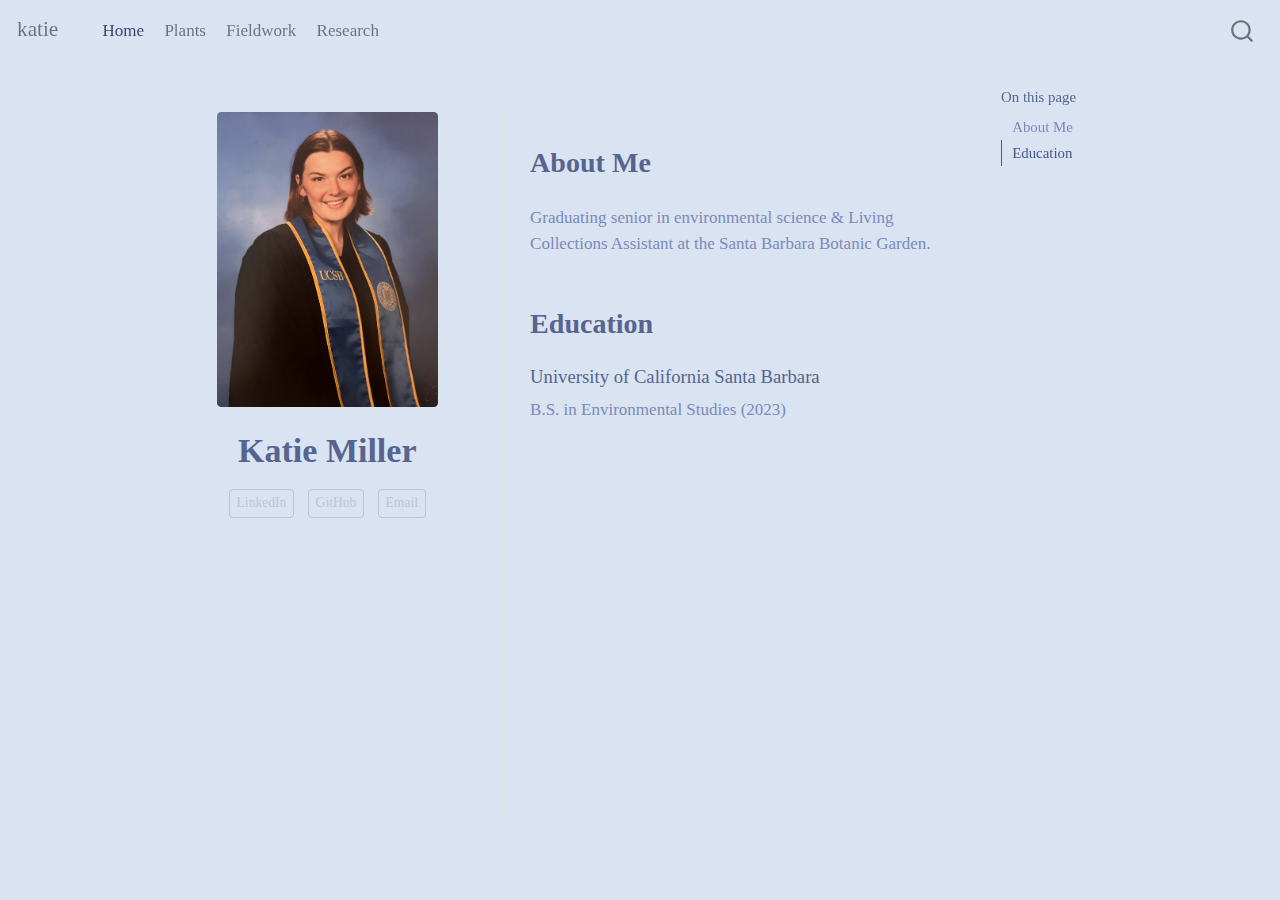
<file: docs/index.html>
<!DOCTYPE html>
<html xmlns="http://www.w3.org/1999/xhtml" lang="en" xml:lang="en"><head>

<meta charset="utf-8">
<meta name="generator" content="quarto-1.3.306">

<meta name="viewport" content="width=device-width, initial-scale=1.0, user-scalable=yes">


<title>katie - Katie Miller</title>
<style>
code{white-space: pre-wrap;}
span.smallcaps{font-variant: small-caps;}
div.columns{display: flex; gap: min(4vw, 1.5em);}
div.column{flex: auto; overflow-x: auto;}
div.hanging-indent{margin-left: 1.5em; text-indent: -1.5em;}
ul.task-list{list-style: none;}
ul.task-list li input[type="checkbox"] {
  width: 0.8em;
  margin: 0 0.8em 0.2em -1em; /* quarto-specific, see https://github.com/quarto-dev/quarto-cli/issues/4556 */ 
  vertical-align: middle;
}
</style>


<script src="site_libs/quarto-nav/quarto-nav.js"></script>
<script src="site_libs/quarto-nav/headroom.min.js"></script>
<script src="site_libs/clipboard/clipboard.min.js"></script>
<script src="site_libs/quarto-search/autocomplete.umd.js"></script>
<script src="site_libs/quarto-search/fuse.min.js"></script>
<script src="site_libs/quarto-search/quarto-search.js"></script>
<meta name="quarto:offset" content="./">
<script src="site_libs/quarto-html/quarto.js"></script>
<script src="site_libs/quarto-html/popper.min.js"></script>
<script src="site_libs/quarto-html/tippy.umd.min.js"></script>
<link href="site_libs/quarto-html/tippy.css" rel="stylesheet">
<link href="site_libs/quarto-html/quarto-syntax-highlighting.css" rel="stylesheet" id="quarto-text-highlighting-styles">
<script src="site_libs/bootstrap/bootstrap.min.js"></script>
<link href="site_libs/bootstrap/bootstrap-icons.css" rel="stylesheet">
<link href="site_libs/bootstrap/bootstrap.min.css" rel="stylesheet" id="quarto-bootstrap" data-mode="light">
<script id="quarto-search-options" type="application/json">{
  "location": "navbar",
  "copy-button": false,
  "collapse-after": 3,
  "panel-placement": "end",
  "type": "overlay",
  "limit": 20,
  "language": {
    "search-no-results-text": "No results",
    "search-matching-documents-text": "matching documents",
    "search-copy-link-title": "Copy link to search",
    "search-hide-matches-text": "Hide additional matches",
    "search-more-match-text": "more match in this document",
    "search-more-matches-text": "more matches in this document",
    "search-clear-button-title": "Clear",
    "search-detached-cancel-button-title": "Cancel",
    "search-submit-button-title": "Submit"
  }
}</script>


</head>

<body class="nav-fixed">

<div id="quarto-search-results"></div>
  <header id="quarto-header" class="headroom fixed-top">
    <nav class="navbar navbar-expand-lg navbar-dark ">
      <div class="navbar-container container-fluid">
      <div class="navbar-brand-container">
    <a class="navbar-brand" href="./index.html">
    <span class="navbar-title">katie</span>
    </a>
  </div>
            <div id="quarto-search" class="" title="Search"></div>
          <button class="navbar-toggler" type="button" data-bs-toggle="collapse" data-bs-target="#navbarCollapse" aria-controls="navbarCollapse" aria-expanded="false" aria-label="Toggle navigation" onclick="if (window.quartoToggleHeadroom) { window.quartoToggleHeadroom(); }">
  <span class="navbar-toggler-icon"></span>
</button>
          <div class="collapse navbar-collapse" id="navbarCollapse">
            <ul class="navbar-nav navbar-nav-scroll me-auto">
  <li class="nav-item">
    <a class="nav-link active" href="./index.html" rel="" target="" aria-current="page">
 <span class="menu-text">Home</span></a>
  </li>  
  <li class="nav-item">
    <a class="nav-link" href="./plants.html" rel="" target="">
 <span class="menu-text">Plants</span></a>
  </li>  
  <li class="nav-item">
    <a class="nav-link" href="./fieldwork.html" rel="" target="">
 <span class="menu-text">Fieldwork</span></a>
  </li>  
  <li class="nav-item">
    <a class="nav-link" href="./research.html" rel="" target="">
 <span class="menu-text">Research</span></a>
  </li>  
</ul>
            <div class="quarto-navbar-tools ms-auto">
</div>
          </div> <!-- /navcollapse -->
      </div> <!-- /container-fluid -->
    </nav>
</header>
<!-- content -->
<div id="quarto-content" class="quarto-container page-columns page-rows-contents page-layout-article page-navbar">
<!-- sidebar -->
<!-- margin-sidebar -->
    <div id="quarto-margin-sidebar" class="sidebar margin-sidebar">
        <nav id="TOC" role="doc-toc" class="toc-active">
    <h2 id="toc-title">On this page</h2>
  <ul>
  <li><a href="#about-me" id="toc-about-me" class="nav-link active" data-scroll-target="#about-me">About Me</a></li>
  <li><a href="#education" id="toc-education" class="nav-link" data-scroll-target="#education">Education</a></li>
  </ul>
</nav>
    </div>
<!-- main -->
<div class="quarto-about-trestles">
  <div class="about-entity">
    <img src="IMG_7215.jpg" class="about-image
  rounded " style="width: 13em;">
<header id="title-block-header" class="quarto-title-block default">
<div class="quarto-title">
<h1 class="title">Katie Miller</h1>
</div>
<div class="quarto-title-meta">
  </div>
</header>
    <div class="about-links">
  <a href="https://www.linkedin.com/in/katie-miller-a3b105223/" class="about-link" rel="" target="">
     <span class="about-link-text">LinkedIn</span>
  </a>
  <a href="https://github.com/katelyn-rose" class="about-link" rel="" target="">
     <span class="about-link-text">GitHub</span>
  </a>
  <a href="mailto:katelynmiller@ucsb.edu" class="about-link" rel="" target="">
     <span class="about-link-text">Email</span>
  </a>
</div>
  </div>
  <div class="about-contents"><main class="content" id="quarto-document-content">

<section id="about-me" class="level2">
<h2 data-anchor-id="about-me">About Me</h2>
<p>Graduating senior in environmental science &amp; Living Collections Assistant at the Santa Barbara Botanic Garden.</p>
<hr>
</section>
<section id="education" class="level2">
<h2 data-anchor-id="education">Education</h2>
<section id="university-of-california-santa-barbara" class="level5">
<h5 data-anchor-id="university-of-california-santa-barbara">University of California Santa Barbara</h5>
<section id="b.s.-in-environmental-studies-2023" class="level7">
<p class="heading">B.S. in Environmental Studies (2023)</p>
<hr>


</section>
</section>
</section>
</main></div>
</div>
 <!-- /main -->
<script id="quarto-html-after-body" type="application/javascript">
window.document.addEventListener("DOMContentLoaded", function (event) {
  const toggleBodyColorMode = (bsSheetEl) => {
    const mode = bsSheetEl.getAttribute("data-mode");
    const bodyEl = window.document.querySelector("body");
    if (mode === "dark") {
      bodyEl.classList.add("quarto-dark");
      bodyEl.classList.remove("quarto-light");
    } else {
      bodyEl.classList.add("quarto-light");
      bodyEl.classList.remove("quarto-dark");
    }
  }
  const toggleBodyColorPrimary = () => {
    const bsSheetEl = window.document.querySelector("link#quarto-bootstrap");
    if (bsSheetEl) {
      toggleBodyColorMode(bsSheetEl);
    }
  }
  toggleBodyColorPrimary();  
  const isCodeAnnotation = (el) => {
    for (const clz of el.classList) {
      if (clz.startsWith('code-annotation-')) {                     
        return true;
      }
    }
    return false;
  }
  const clipboard = new window.ClipboardJS('.code-copy-button', {
    text: function(trigger) {
      const codeEl = trigger.previousElementSibling.cloneNode(true);
      for (const childEl of codeEl.children) {
        if (isCodeAnnotation(childEl)) {
          childEl.remove();
        }
      }
      return codeEl.innerText;
    }
  });
  clipboard.on('success', function(e) {
    // button target
    const button = e.trigger;
    // don't keep focus
    button.blur();
    // flash "checked"
    button.classList.add('code-copy-button-checked');
    var currentTitle = button.getAttribute("title");
    button.setAttribute("title", "Copied!");
    let tooltip;
    if (window.bootstrap) {
      button.setAttribute("data-bs-toggle", "tooltip");
      button.setAttribute("data-bs-placement", "left");
      button.setAttribute("data-bs-title", "Copied!");
      tooltip = new bootstrap.Tooltip(button, 
        { trigger: "manual", 
          customClass: "code-copy-button-tooltip",
          offset: [0, -8]});
      tooltip.show();    
    }
    setTimeout(function() {
      if (tooltip) {
        tooltip.hide();
        button.removeAttribute("data-bs-title");
        button.removeAttribute("data-bs-toggle");
        button.removeAttribute("data-bs-placement");
      }
      button.setAttribute("title", currentTitle);
      button.classList.remove('code-copy-button-checked');
    }, 1000);
    // clear code selection
    e.clearSelection();
  });
  function tippyHover(el, contentFn) {
    const config = {
      allowHTML: true,
      content: contentFn,
      maxWidth: 500,
      delay: 100,
      arrow: false,
      appendTo: function(el) {
          return el.parentElement;
      },
      interactive: true,
      interactiveBorder: 10,
      theme: 'quarto',
      placement: 'bottom-start'
    };
    window.tippy(el, config); 
  }
  const noterefs = window.document.querySelectorAll('a[role="doc-noteref"]');
  for (var i=0; i<noterefs.length; i++) {
    const ref = noterefs[i];
    tippyHover(ref, function() {
      // use id or data attribute instead here
      let href = ref.getAttribute('data-footnote-href') || ref.getAttribute('href');
      try { href = new URL(href).hash; } catch {}
      const id = href.replace(/^#\/?/, "");
      const note = window.document.getElementById(id);
      return note.innerHTML;
    });
  }
      let selectedAnnoteEl;
      const selectorForAnnotation = ( cell, annotation) => {
        let cellAttr = 'data-code-cell="' + cell + '"';
        let lineAttr = 'data-code-annotation="' +  annotation + '"';
        const selector = 'span[' + cellAttr + '][' + lineAttr + ']';
        return selector;
      }
      const selectCodeLines = (annoteEl) => {
        const doc = window.document;
        const targetCell = annoteEl.getAttribute("data-target-cell");
        const targetAnnotation = annoteEl.getAttribute("data-target-annotation");
        const annoteSpan = window.document.querySelector(selectorForAnnotation(targetCell, targetAnnotation));
        const lines = annoteSpan.getAttribute("data-code-lines").split(",");
        const lineIds = lines.map((line) => {
          return targetCell + "-" + line;
        })
        let top = null;
        let height = null;
        let parent = null;
        if (lineIds.length > 0) {
            //compute the position of the single el (top and bottom and make a div)
            const el = window.document.getElementById(lineIds[0]);
            top = el.offsetTop;
            height = el.offsetHeight;
            parent = el.parentElement.parentElement;
          if (lineIds.length > 1) {
            const lastEl = window.document.getElementById(lineIds[lineIds.length - 1]);
            const bottom = lastEl.offsetTop + lastEl.offsetHeight;
            height = bottom - top;
          }
          if (top !== null && height !== null && parent !== null) {
            // cook up a div (if necessary) and position it 
            let div = window.document.getElementById("code-annotation-line-highlight");
            if (div === null) {
              div = window.document.createElement("div");
              div.setAttribute("id", "code-annotation-line-highlight");
              div.style.position = 'absolute';
              parent.appendChild(div);
            }
            div.style.top = top - 2 + "px";
            div.style.height = height + 4 + "px";
            let gutterDiv = window.document.getElementById("code-annotation-line-highlight-gutter");
            if (gutterDiv === null) {
              gutterDiv = window.document.createElement("div");
              gutterDiv.setAttribute("id", "code-annotation-line-highlight-gutter");
              gutterDiv.style.position = 'absolute';
              const codeCell = window.document.getElementById(targetCell);
              const gutter = codeCell.querySelector('.code-annotation-gutter');
              gutter.appendChild(gutterDiv);
            }
            gutterDiv.style.top = top - 2 + "px";
            gutterDiv.style.height = height + 4 + "px";
          }
          selectedAnnoteEl = annoteEl;
        }
      };
      const unselectCodeLines = () => {
        const elementsIds = ["code-annotation-line-highlight", "code-annotation-line-highlight-gutter"];
        elementsIds.forEach((elId) => {
          const div = window.document.getElementById(elId);
          if (div) {
            div.remove();
          }
        });
        selectedAnnoteEl = undefined;
      };
      // Attach click handler to the DT
      const annoteDls = window.document.querySelectorAll('dt[data-target-cell]');
      for (const annoteDlNode of annoteDls) {
        annoteDlNode.addEventListener('click', (event) => {
          const clickedEl = event.target;
          if (clickedEl !== selectedAnnoteEl) {
            unselectCodeLines();
            const activeEl = window.document.querySelector('dt[data-target-cell].code-annotation-active');
            if (activeEl) {
              activeEl.classList.remove('code-annotation-active');
            }
            selectCodeLines(clickedEl);
            clickedEl.classList.add('code-annotation-active');
          } else {
            // Unselect the line
            unselectCodeLines();
            clickedEl.classList.remove('code-annotation-active');
          }
        });
      }
  const findCites = (el) => {
    const parentEl = el.parentElement;
    if (parentEl) {
      const cites = parentEl.dataset.cites;
      if (cites) {
        return {
          el,
          cites: cites.split(' ')
        };
      } else {
        return findCites(el.parentElement)
      }
    } else {
      return undefined;
    }
  };
  var bibliorefs = window.document.querySelectorAll('a[role="doc-biblioref"]');
  for (var i=0; i<bibliorefs.length; i++) {
    const ref = bibliorefs[i];
    const citeInfo = findCites(ref);
    if (citeInfo) {
      tippyHover(citeInfo.el, function() {
        var popup = window.document.createElement('div');
        citeInfo.cites.forEach(function(cite) {
          var citeDiv = window.document.createElement('div');
          citeDiv.classList.add('hanging-indent');
          citeDiv.classList.add('csl-entry');
          var biblioDiv = window.document.getElementById('ref-' + cite);
          if (biblioDiv) {
            citeDiv.innerHTML = biblioDiv.innerHTML;
          }
          popup.appendChild(citeDiv);
        });
        return popup.innerHTML;
      });
    }
  }
});
</script>
</div> <!-- /content -->



</body></html>
</file>
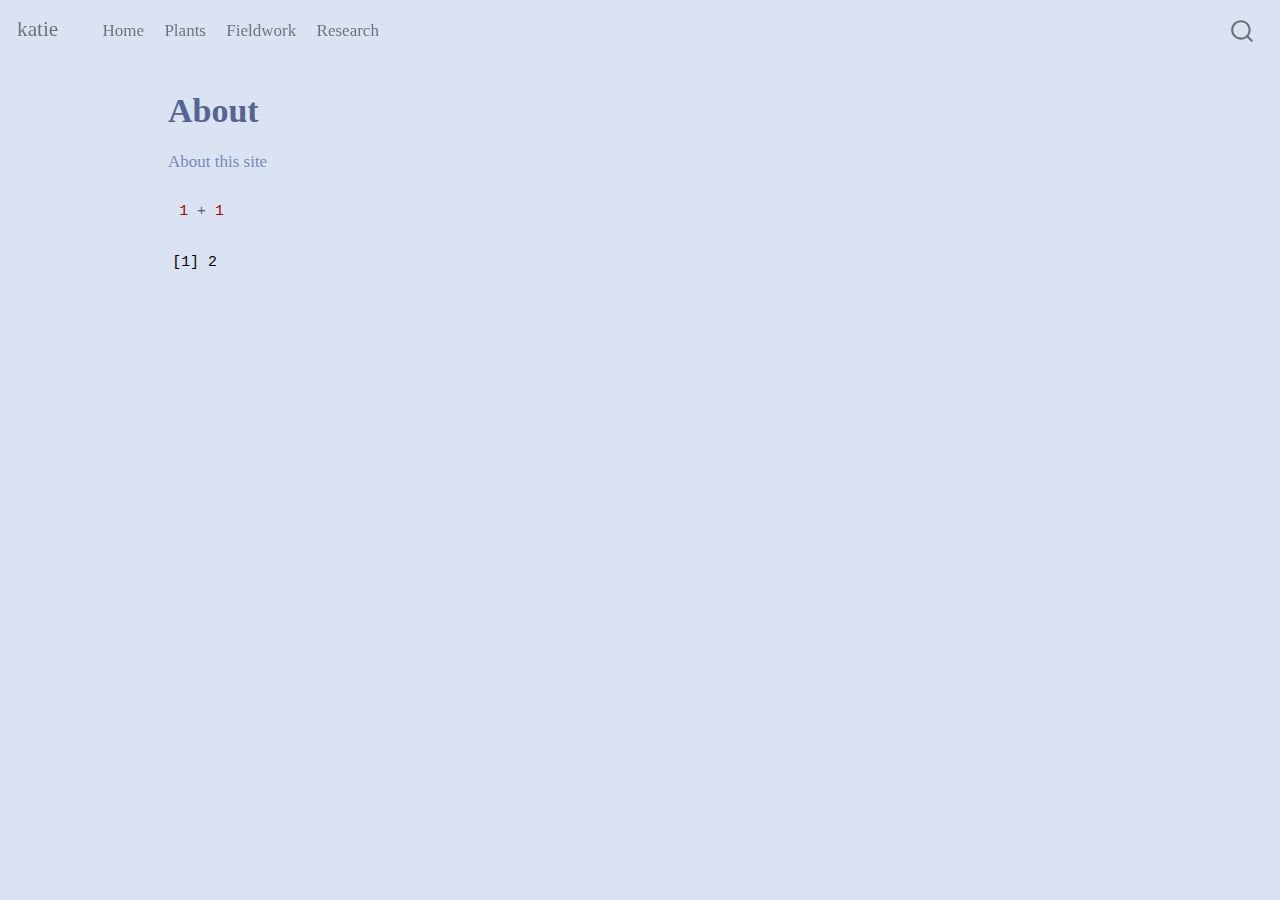
<file: docs/about.html>
<!DOCTYPE html>
<html xmlns="http://www.w3.org/1999/xhtml" lang="en" xml:lang="en"><head>

<meta charset="utf-8">
<meta name="generator" content="quarto-1.3.306">

<meta name="viewport" content="width=device-width, initial-scale=1.0, user-scalable=yes">


<title>katie - About</title>
<style>
code{white-space: pre-wrap;}
span.smallcaps{font-variant: small-caps;}
div.columns{display: flex; gap: min(4vw, 1.5em);}
div.column{flex: auto; overflow-x: auto;}
div.hanging-indent{margin-left: 1.5em; text-indent: -1.5em;}
ul.task-list{list-style: none;}
ul.task-list li input[type="checkbox"] {
  width: 0.8em;
  margin: 0 0.8em 0.2em -1em; /* quarto-specific, see https://github.com/quarto-dev/quarto-cli/issues/4556 */ 
  vertical-align: middle;
}
/* CSS for syntax highlighting */
pre > code.sourceCode { white-space: pre; position: relative; }
pre > code.sourceCode > span { display: inline-block; line-height: 1.25; }
pre > code.sourceCode > span:empty { height: 1.2em; }
.sourceCode { overflow: visible; }
code.sourceCode > span { color: inherit; text-decoration: inherit; }
div.sourceCode { margin: 1em 0; }
pre.sourceCode { margin: 0; }
@media screen {
div.sourceCode { overflow: auto; }
}
@media print {
pre > code.sourceCode { white-space: pre-wrap; }
pre > code.sourceCode > span { text-indent: -5em; padding-left: 5em; }
}
pre.numberSource code
  { counter-reset: source-line 0; }
pre.numberSource code > span
  { position: relative; left: -4em; counter-increment: source-line; }
pre.numberSource code > span > a:first-child::before
  { content: counter(source-line);
    position: relative; left: -1em; text-align: right; vertical-align: baseline;
    border: none; display: inline-block;
    -webkit-touch-callout: none; -webkit-user-select: none;
    -khtml-user-select: none; -moz-user-select: none;
    -ms-user-select: none; user-select: none;
    padding: 0 4px; width: 4em;
  }
pre.numberSource { margin-left: 3em;  padding-left: 4px; }
div.sourceCode
  {   }
@media screen {
pre > code.sourceCode > span > a:first-child::before { text-decoration: underline; }
}
</style>


<script src="site_libs/quarto-nav/quarto-nav.js"></script>
<script src="site_libs/quarto-nav/headroom.min.js"></script>
<script src="site_libs/clipboard/clipboard.min.js"></script>
<script src="site_libs/quarto-search/autocomplete.umd.js"></script>
<script src="site_libs/quarto-search/fuse.min.js"></script>
<script src="site_libs/quarto-search/quarto-search.js"></script>
<meta name="quarto:offset" content="./">
<script src="site_libs/quarto-html/quarto.js"></script>
<script src="site_libs/quarto-html/popper.min.js"></script>
<script src="site_libs/quarto-html/tippy.umd.min.js"></script>
<script src="site_libs/quarto-html/anchor.min.js"></script>
<link href="site_libs/quarto-html/tippy.css" rel="stylesheet">
<link href="site_libs/quarto-html/quarto-syntax-highlighting.css" rel="stylesheet" id="quarto-text-highlighting-styles">
<script src="site_libs/bootstrap/bootstrap.min.js"></script>
<link href="site_libs/bootstrap/bootstrap-icons.css" rel="stylesheet">
<link href="site_libs/bootstrap/bootstrap.min.css" rel="stylesheet" id="quarto-bootstrap" data-mode="light">
<script id="quarto-search-options" type="application/json">{
  "location": "navbar",
  "copy-button": false,
  "collapse-after": 3,
  "panel-placement": "end",
  "type": "overlay",
  "limit": 20,
  "language": {
    "search-no-results-text": "No results",
    "search-matching-documents-text": "matching documents",
    "search-copy-link-title": "Copy link to search",
    "search-hide-matches-text": "Hide additional matches",
    "search-more-match-text": "more match in this document",
    "search-more-matches-text": "more matches in this document",
    "search-clear-button-title": "Clear",
    "search-detached-cancel-button-title": "Cancel",
    "search-submit-button-title": "Submit"
  }
}</script>


</head>

<body class="nav-fixed">

<div id="quarto-search-results"></div>
  <header id="quarto-header" class="headroom fixed-top">
    <nav class="navbar navbar-expand-lg navbar-dark ">
      <div class="navbar-container container-fluid">
      <div class="navbar-brand-container">
    <a class="navbar-brand" href="./index.html">
    <span class="navbar-title">katie</span>
    </a>
  </div>
            <div id="quarto-search" class="" title="Search"></div>
          <button class="navbar-toggler" type="button" data-bs-toggle="collapse" data-bs-target="#navbarCollapse" aria-controls="navbarCollapse" aria-expanded="false" aria-label="Toggle navigation" onclick="if (window.quartoToggleHeadroom) { window.quartoToggleHeadroom(); }">
  <span class="navbar-toggler-icon"></span>
</button>
          <div class="collapse navbar-collapse" id="navbarCollapse">
            <ul class="navbar-nav navbar-nav-scroll me-auto">
  <li class="nav-item">
    <a class="nav-link" href="./index.html" rel="" target="">
 <span class="menu-text">Home</span></a>
  </li>  
  <li class="nav-item">
    <a class="nav-link" href="./plants.html" rel="" target="">
 <span class="menu-text">Plants</span></a>
  </li>  
  <li class="nav-item">
    <a class="nav-link" href="./fieldwork.html" rel="" target="">
 <span class="menu-text">Fieldwork</span></a>
  </li>  
  <li class="nav-item">
    <a class="nav-link" href="./research.html" rel="" target="">
 <span class="menu-text">Research</span></a>
  </li>  
</ul>
            <div class="quarto-navbar-tools ms-auto">
</div>
          </div> <!-- /navcollapse -->
      </div> <!-- /container-fluid -->
    </nav>
</header>
<!-- content -->
<div id="quarto-content" class="quarto-container page-columns page-rows-contents page-layout-article page-navbar">
<!-- sidebar -->
<!-- margin-sidebar -->
    <div id="quarto-margin-sidebar" class="sidebar margin-sidebar">
        
    </div>
<!-- main -->
<main class="content" id="quarto-document-content">

<header id="title-block-header" class="quarto-title-block default">
<div class="quarto-title">
<h1 class="title">About</h1>
</div>



<div class="quarto-title-meta">

    
  
    
  </div>
  

</header>

<p>About this site</p>
<div class="cell">
<div class="sourceCode cell-code" id="cb1"><pre class="sourceCode r code-with-copy"><code class="sourceCode r"><span id="cb1-1"><a href="#cb1-1" aria-hidden="true" tabindex="-1"></a><span class="dv">1</span> <span class="sc">+</span> <span class="dv">1</span></span></code><button title="Copy to Clipboard" class="code-copy-button"><i class="bi"></i></button></pre></div>
<div class="cell-output cell-output-stdout">
<pre><code>[1] 2</code></pre>
</div>
</div>



</main> <!-- /main -->
<script id="quarto-html-after-body" type="application/javascript">
window.document.addEventListener("DOMContentLoaded", function (event) {
  const toggleBodyColorMode = (bsSheetEl) => {
    const mode = bsSheetEl.getAttribute("data-mode");
    const bodyEl = window.document.querySelector("body");
    if (mode === "dark") {
      bodyEl.classList.add("quarto-dark");
      bodyEl.classList.remove("quarto-light");
    } else {
      bodyEl.classList.add("quarto-light");
      bodyEl.classList.remove("quarto-dark");
    }
  }
  const toggleBodyColorPrimary = () => {
    const bsSheetEl = window.document.querySelector("link#quarto-bootstrap");
    if (bsSheetEl) {
      toggleBodyColorMode(bsSheetEl);
    }
  }
  toggleBodyColorPrimary();  
  const icon = "";
  const anchorJS = new window.AnchorJS();
  anchorJS.options = {
    placement: 'right',
    icon: icon
  };
  anchorJS.add('.anchored');
  const isCodeAnnotation = (el) => {
    for (const clz of el.classList) {
      if (clz.startsWith('code-annotation-')) {                     
        return true;
      }
    }
    return false;
  }
  const clipboard = new window.ClipboardJS('.code-copy-button', {
    text: function(trigger) {
      const codeEl = trigger.previousElementSibling.cloneNode(true);
      for (const childEl of codeEl.children) {
        if (isCodeAnnotation(childEl)) {
          childEl.remove();
        }
      }
      return codeEl.innerText;
    }
  });
  clipboard.on('success', function(e) {
    // button target
    const button = e.trigger;
    // don't keep focus
    button.blur();
    // flash "checked"
    button.classList.add('code-copy-button-checked');
    var currentTitle = button.getAttribute("title");
    button.setAttribute("title", "Copied!");
    let tooltip;
    if (window.bootstrap) {
      button.setAttribute("data-bs-toggle", "tooltip");
      button.setAttribute("data-bs-placement", "left");
      button.setAttribute("data-bs-title", "Copied!");
      tooltip = new bootstrap.Tooltip(button, 
        { trigger: "manual", 
          customClass: "code-copy-button-tooltip",
          offset: [0, -8]});
      tooltip.show();    
    }
    setTimeout(function() {
      if (tooltip) {
        tooltip.hide();
        button.removeAttribute("data-bs-title");
        button.removeAttribute("data-bs-toggle");
        button.removeAttribute("data-bs-placement");
      }
      button.setAttribute("title", currentTitle);
      button.classList.remove('code-copy-button-checked');
    }, 1000);
    // clear code selection
    e.clearSelection();
  });
  function tippyHover(el, contentFn) {
    const config = {
      allowHTML: true,
      content: contentFn,
      maxWidth: 500,
      delay: 100,
      arrow: false,
      appendTo: function(el) {
          return el.parentElement;
      },
      interactive: true,
      interactiveBorder: 10,
      theme: 'quarto',
      placement: 'bottom-start'
    };
    window.tippy(el, config); 
  }
  const noterefs = window.document.querySelectorAll('a[role="doc-noteref"]');
  for (var i=0; i<noterefs.length; i++) {
    const ref = noterefs[i];
    tippyHover(ref, function() {
      // use id or data attribute instead here
      let href = ref.getAttribute('data-footnote-href') || ref.getAttribute('href');
      try { href = new URL(href).hash; } catch {}
      const id = href.replace(/^#\/?/, "");
      const note = window.document.getElementById(id);
      return note.innerHTML;
    });
  }
      let selectedAnnoteEl;
      const selectorForAnnotation = ( cell, annotation) => {
        let cellAttr = 'data-code-cell="' + cell + '"';
        let lineAttr = 'data-code-annotation="' +  annotation + '"';
        const selector = 'span[' + cellAttr + '][' + lineAttr + ']';
        return selector;
      }
      const selectCodeLines = (annoteEl) => {
        const doc = window.document;
        const targetCell = annoteEl.getAttribute("data-target-cell");
        const targetAnnotation = annoteEl.getAttribute("data-target-annotation");
        const annoteSpan = window.document.querySelector(selectorForAnnotation(targetCell, targetAnnotation));
        const lines = annoteSpan.getAttribute("data-code-lines").split(",");
        const lineIds = lines.map((line) => {
          return targetCell + "-" + line;
        })
        let top = null;
        let height = null;
        let parent = null;
        if (lineIds.length > 0) {
            //compute the position of the single el (top and bottom and make a div)
            const el = window.document.getElementById(lineIds[0]);
            top = el.offsetTop;
            height = el.offsetHeight;
            parent = el.parentElement.parentElement;
          if (lineIds.length > 1) {
            const lastEl = window.document.getElementById(lineIds[lineIds.length - 1]);
            const bottom = lastEl.offsetTop + lastEl.offsetHeight;
            height = bottom - top;
          }
          if (top !== null && height !== null && parent !== null) {
            // cook up a div (if necessary) and position it 
            let div = window.document.getElementById("code-annotation-line-highlight");
            if (div === null) {
              div = window.document.createElement("div");
              div.setAttribute("id", "code-annotation-line-highlight");
              div.style.position = 'absolute';
              parent.appendChild(div);
            }
            div.style.top = top - 2 + "px";
            div.style.height = height + 4 + "px";
            let gutterDiv = window.document.getElementById("code-annotation-line-highlight-gutter");
            if (gutterDiv === null) {
              gutterDiv = window.document.createElement("div");
              gutterDiv.setAttribute("id", "code-annotation-line-highlight-gutter");
              gutterDiv.style.position = 'absolute';
              const codeCell = window.document.getElementById(targetCell);
              const gutter = codeCell.querySelector('.code-annotation-gutter');
              gutter.appendChild(gutterDiv);
            }
            gutterDiv.style.top = top - 2 + "px";
            gutterDiv.style.height = height + 4 + "px";
          }
          selectedAnnoteEl = annoteEl;
        }
      };
      const unselectCodeLines = () => {
        const elementsIds = ["code-annotation-line-highlight", "code-annotation-line-highlight-gutter"];
        elementsIds.forEach((elId) => {
          const div = window.document.getElementById(elId);
          if (div) {
            div.remove();
          }
        });
        selectedAnnoteEl = undefined;
      };
      // Attach click handler to the DT
      const annoteDls = window.document.querySelectorAll('dt[data-target-cell]');
      for (const annoteDlNode of annoteDls) {
        annoteDlNode.addEventListener('click', (event) => {
          const clickedEl = event.target;
          if (clickedEl !== selectedAnnoteEl) {
            unselectCodeLines();
            const activeEl = window.document.querySelector('dt[data-target-cell].code-annotation-active');
            if (activeEl) {
              activeEl.classList.remove('code-annotation-active');
            }
            selectCodeLines(clickedEl);
            clickedEl.classList.add('code-annotation-active');
          } else {
            // Unselect the line
            unselectCodeLines();
            clickedEl.classList.remove('code-annotation-active');
          }
        });
      }
  const findCites = (el) => {
    const parentEl = el.parentElement;
    if (parentEl) {
      const cites = parentEl.dataset.cites;
      if (cites) {
        return {
          el,
          cites: cites.split(' ')
        };
      } else {
        return findCites(el.parentElement)
      }
    } else {
      return undefined;
    }
  };
  var bibliorefs = window.document.querySelectorAll('a[role="doc-biblioref"]');
  for (var i=0; i<bibliorefs.length; i++) {
    const ref = bibliorefs[i];
    const citeInfo = findCites(ref);
    if (citeInfo) {
      tippyHover(citeInfo.el, function() {
        var popup = window.document.createElement('div');
        citeInfo.cites.forEach(function(cite) {
          var citeDiv = window.document.createElement('div');
          citeDiv.classList.add('hanging-indent');
          citeDiv.classList.add('csl-entry');
          var biblioDiv = window.document.getElementById('ref-' + cite);
          if (biblioDiv) {
            citeDiv.innerHTML = biblioDiv.innerHTML;
          }
          popup.appendChild(citeDiv);
        });
        return popup.innerHTML;
      });
    }
  }
});
</script>
</div> <!-- /content -->



</body></html>
</file>
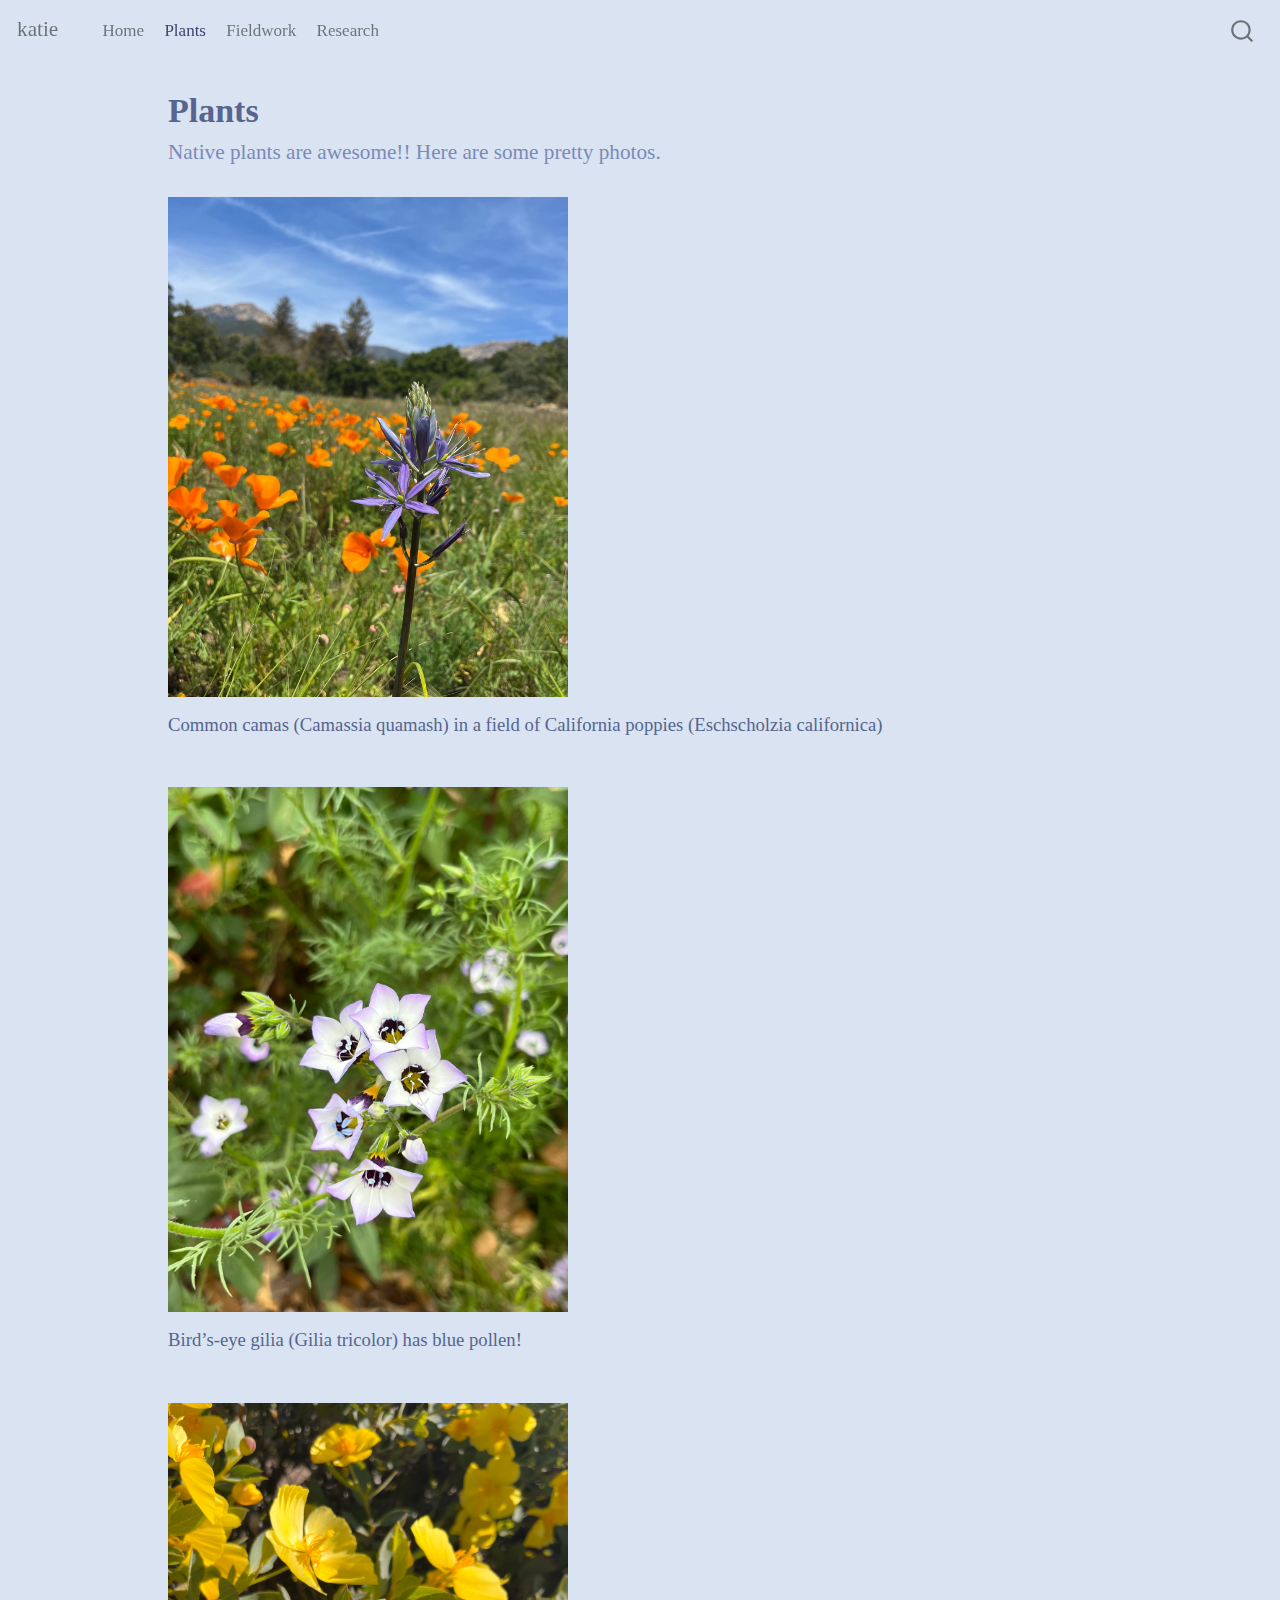
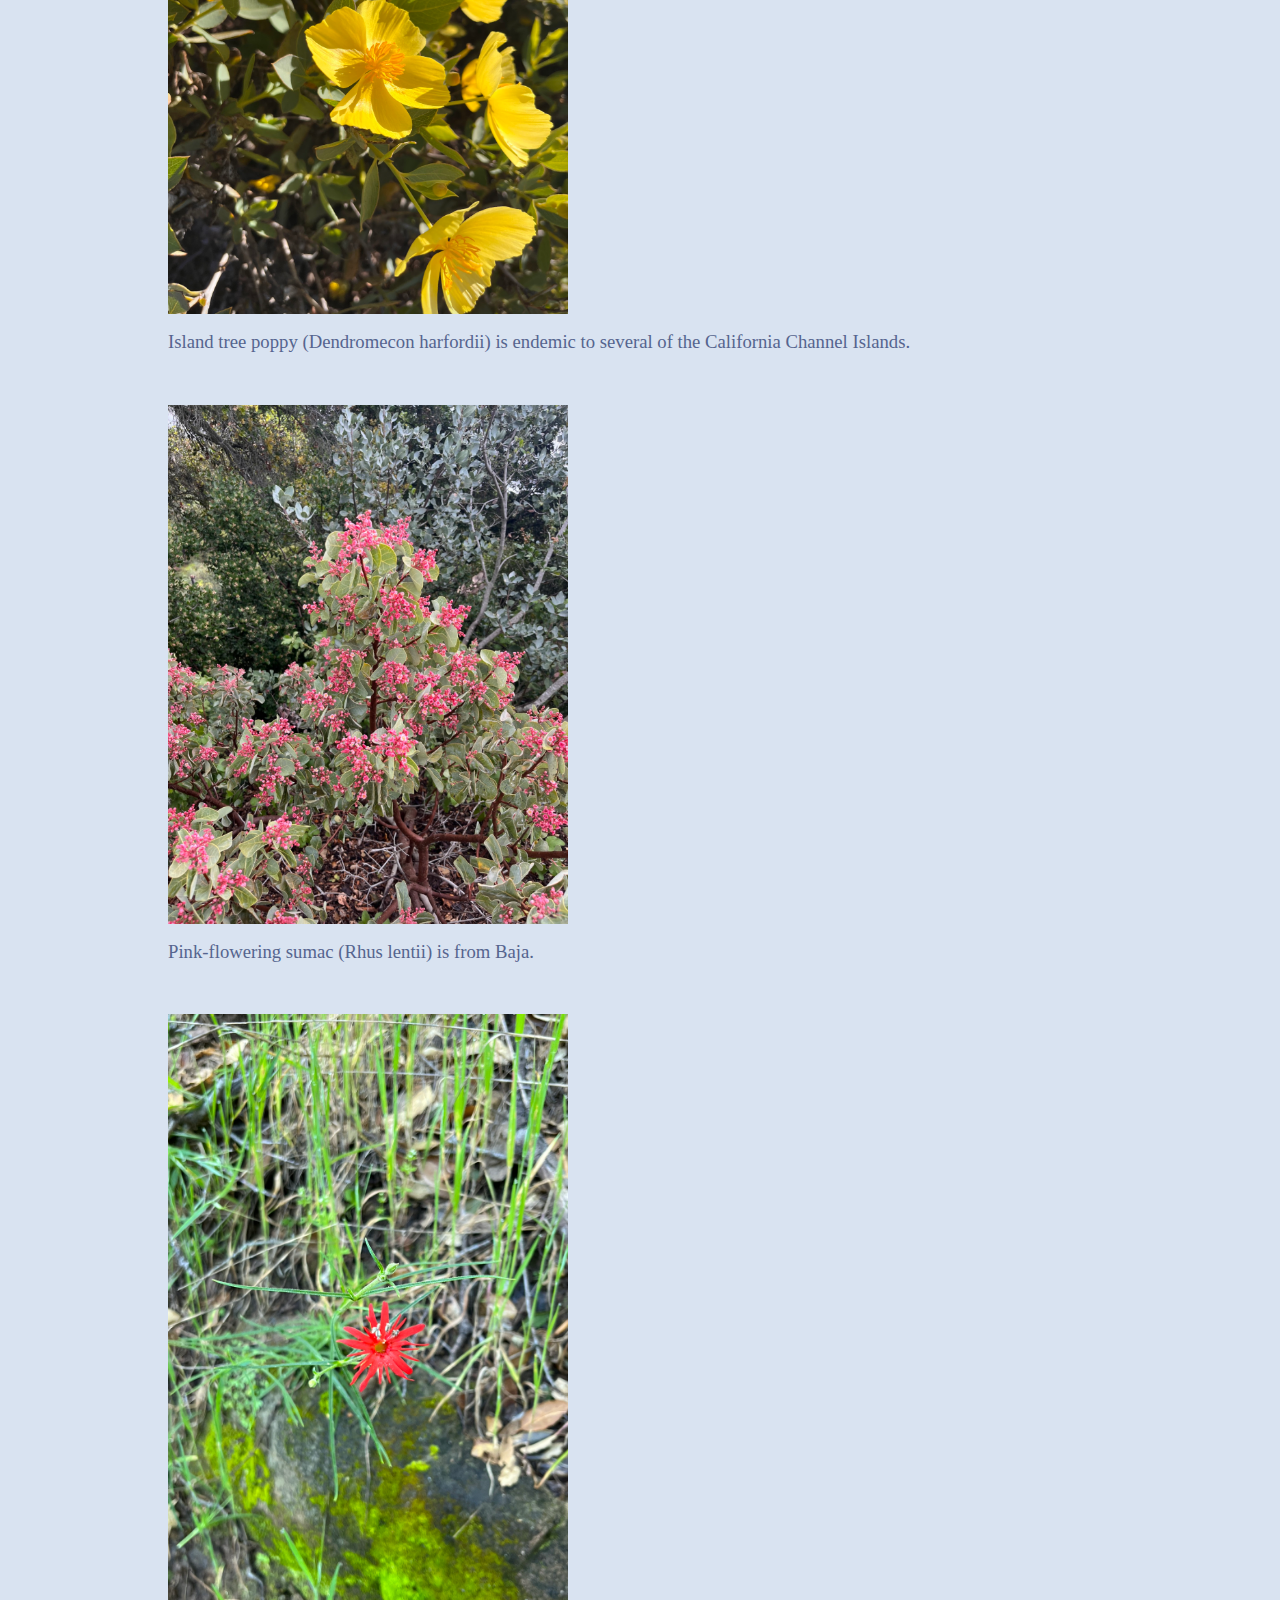
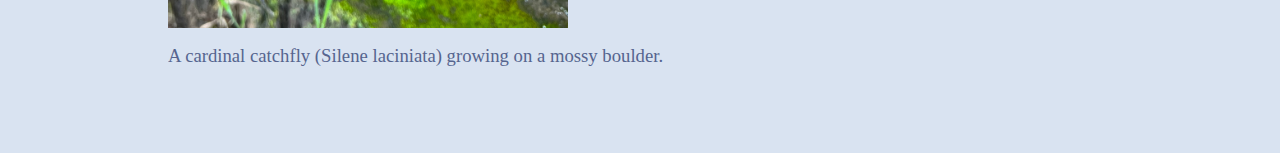
<file: docs/plants.html>
<!DOCTYPE html>
<html xmlns="http://www.w3.org/1999/xhtml" lang="en" xml:lang="en"><head>

<meta charset="utf-8">
<meta name="generator" content="quarto-1.3.306">

<meta name="viewport" content="width=device-width, initial-scale=1.0, user-scalable=yes">


<title>katie - Plants</title>
<style>
code{white-space: pre-wrap;}
span.smallcaps{font-variant: small-caps;}
div.columns{display: flex; gap: min(4vw, 1.5em);}
div.column{flex: auto; overflow-x: auto;}
div.hanging-indent{margin-left: 1.5em; text-indent: -1.5em;}
ul.task-list{list-style: none;}
ul.task-list li input[type="checkbox"] {
  width: 0.8em;
  margin: 0 0.8em 0.2em -1em; /* quarto-specific, see https://github.com/quarto-dev/quarto-cli/issues/4556 */ 
  vertical-align: middle;
}
</style>


<script src="site_libs/quarto-nav/quarto-nav.js"></script>
<script src="site_libs/quarto-nav/headroom.min.js"></script>
<script src="site_libs/clipboard/clipboard.min.js"></script>
<script src="site_libs/quarto-search/autocomplete.umd.js"></script>
<script src="site_libs/quarto-search/fuse.min.js"></script>
<script src="site_libs/quarto-search/quarto-search.js"></script>
<meta name="quarto:offset" content="./">
<script src="site_libs/quarto-html/quarto.js"></script>
<script src="site_libs/quarto-html/popper.min.js"></script>
<script src="site_libs/quarto-html/tippy.umd.min.js"></script>
<script src="site_libs/quarto-html/anchor.min.js"></script>
<link href="site_libs/quarto-html/tippy.css" rel="stylesheet">
<link href="site_libs/quarto-html/quarto-syntax-highlighting.css" rel="stylesheet" id="quarto-text-highlighting-styles">
<script src="site_libs/bootstrap/bootstrap.min.js"></script>
<link href="site_libs/bootstrap/bootstrap-icons.css" rel="stylesheet">
<link href="site_libs/bootstrap/bootstrap.min.css" rel="stylesheet" id="quarto-bootstrap" data-mode="light">
<script id="quarto-search-options" type="application/json">{
  "location": "navbar",
  "copy-button": false,
  "collapse-after": 3,
  "panel-placement": "end",
  "type": "overlay",
  "limit": 20,
  "language": {
    "search-no-results-text": "No results",
    "search-matching-documents-text": "matching documents",
    "search-copy-link-title": "Copy link to search",
    "search-hide-matches-text": "Hide additional matches",
    "search-more-match-text": "more match in this document",
    "search-more-matches-text": "more matches in this document",
    "search-clear-button-title": "Clear",
    "search-detached-cancel-button-title": "Cancel",
    "search-submit-button-title": "Submit"
  }
}</script>


</head>

<body class="nav-fixed">

<div id="quarto-search-results"></div>
  <header id="quarto-header" class="headroom fixed-top">
    <nav class="navbar navbar-expand-lg navbar-dark ">
      <div class="navbar-container container-fluid">
      <div class="navbar-brand-container">
    <a class="navbar-brand" href="./index.html">
    <span class="navbar-title">katie</span>
    </a>
  </div>
            <div id="quarto-search" class="" title="Search"></div>
          <button class="navbar-toggler" type="button" data-bs-toggle="collapse" data-bs-target="#navbarCollapse" aria-controls="navbarCollapse" aria-expanded="false" aria-label="Toggle navigation" onclick="if (window.quartoToggleHeadroom) { window.quartoToggleHeadroom(); }">
  <span class="navbar-toggler-icon"></span>
</button>
          <div class="collapse navbar-collapse" id="navbarCollapse">
            <ul class="navbar-nav navbar-nav-scroll me-auto">
  <li class="nav-item">
    <a class="nav-link" href="./index.html" rel="" target="">
 <span class="menu-text">Home</span></a>
  </li>  
  <li class="nav-item">
    <a class="nav-link active" href="./plants.html" rel="" target="" aria-current="page">
 <span class="menu-text">Plants</span></a>
  </li>  
  <li class="nav-item">
    <a class="nav-link" href="./fieldwork.html" rel="" target="">
 <span class="menu-text">Fieldwork</span></a>
  </li>  
  <li class="nav-item">
    <a class="nav-link" href="./research.html" rel="" target="">
 <span class="menu-text">Research</span></a>
  </li>  
</ul>
            <div class="quarto-navbar-tools ms-auto">
</div>
          </div> <!-- /navcollapse -->
      </div> <!-- /container-fluid -->
    </nav>
</header>
<!-- content -->
<div id="quarto-content" class="quarto-container page-columns page-rows-contents page-layout-article page-navbar">
<!-- sidebar -->
<!-- margin-sidebar -->
    <div id="quarto-margin-sidebar" class="sidebar margin-sidebar">
        
    </div>
<!-- main -->
<main class="content" id="quarto-document-content">

<header id="title-block-header" class="quarto-title-block default">
<div class="quarto-title">
<h1 class="title">Plants</h1>
<p class="subtitle lead">Native plants are awesome!! Here are some pretty photos.</p>
</div>



<div class="quarto-title-meta">

    
  
    
  </div>
  

</header>

<div class="cell">
<div class="cell-output-display">
<p><img src="images/B3446B16-47EA-42B1-B335-4FDAD29921FE.JPG" class="img-fluid" width="400"></p>
</div>
</div>
<section id="common-camas-camassia-quamash-in-a-field-of-california-poppies-eschscholzia-californica" class="level5">
<h5 class="anchored" data-anchor-id="common-camas-camassia-quamash-in-a-field-of-california-poppies-eschscholzia-californica">Common camas (Camassia quamash) in a field of California poppies (Eschscholzia californica)</h5>
<p><br></p>
<div class="cell">
<div class="cell-output-display">
<p><img src="images/IMG_1754.jpg" class="img-fluid" width="400"></p>
</div>
</div>
</section>
<section id="birds-eye-gilia-gilia-tricolor-has-blue-pollen" class="level5">
<h5 class="anchored" data-anchor-id="birds-eye-gilia-gilia-tricolor-has-blue-pollen">Bird’s-eye gilia (Gilia tricolor) has blue pollen!</h5>
<p><br></p>
<div class="cell">
<div class="cell-output-display">
<p><img src="images/IMG_1758.jpg" class="img-fluid" width="400"></p>
</div>
</div>
</section>
<section id="island-tree-poppy-dendromecon-harfordii-is-endemic-to-several-of-the-california-channel-islands." class="level5">
<h5 class="anchored" data-anchor-id="island-tree-poppy-dendromecon-harfordii-is-endemic-to-several-of-the-california-channel-islands.">Island tree poppy (Dendromecon harfordii) is endemic to several of the California Channel Islands.</h5>
<p><br></p>
<div class="cell">
<div class="cell-output-display">
<p><img src="images/IMG_1757.jpg" class="img-fluid" width="400"></p>
</div>
</div>
</section>
<section id="pink-flowering-sumac-rhus-lentii-is-from-baja." class="level5">
<h5 class="anchored" data-anchor-id="pink-flowering-sumac-rhus-lentii-is-from-baja.">Pink-flowering sumac (Rhus lentii) is from Baja.</h5>
<p><br></p>
<div class="cell">
<div class="cell-output-display">
<p><img src="images/IMG_1752.jpg" class="img-fluid" width="400"></p>
</div>
</div>
</section>
<section id="a-cardinal-catchfly-silene-laciniata-growing-on-a-mossy-boulder." class="level5">
<h5 class="anchored" data-anchor-id="a-cardinal-catchfly-silene-laciniata-growing-on-a-mossy-boulder.">A cardinal catchfly (Silene laciniata) growing on a mossy boulder.</h5>


</section>

</main> <!-- /main -->
<script id="quarto-html-after-body" type="application/javascript">
window.document.addEventListener("DOMContentLoaded", function (event) {
  const toggleBodyColorMode = (bsSheetEl) => {
    const mode = bsSheetEl.getAttribute("data-mode");
    const bodyEl = window.document.querySelector("body");
    if (mode === "dark") {
      bodyEl.classList.add("quarto-dark");
      bodyEl.classList.remove("quarto-light");
    } else {
      bodyEl.classList.add("quarto-light");
      bodyEl.classList.remove("quarto-dark");
    }
  }
  const toggleBodyColorPrimary = () => {
    const bsSheetEl = window.document.querySelector("link#quarto-bootstrap");
    if (bsSheetEl) {
      toggleBodyColorMode(bsSheetEl);
    }
  }
  toggleBodyColorPrimary();  
  const icon = "";
  const anchorJS = new window.AnchorJS();
  anchorJS.options = {
    placement: 'right',
    icon: icon
  };
  anchorJS.add('.anchored');
  const isCodeAnnotation = (el) => {
    for (const clz of el.classList) {
      if (clz.startsWith('code-annotation-')) {                     
        return true;
      }
    }
    return false;
  }
  const clipboard = new window.ClipboardJS('.code-copy-button', {
    text: function(trigger) {
      const codeEl = trigger.previousElementSibling.cloneNode(true);
      for (const childEl of codeEl.children) {
        if (isCodeAnnotation(childEl)) {
          childEl.remove();
        }
      }
      return codeEl.innerText;
    }
  });
  clipboard.on('success', function(e) {
    // button target
    const button = e.trigger;
    // don't keep focus
    button.blur();
    // flash "checked"
    button.classList.add('code-copy-button-checked');
    var currentTitle = button.getAttribute("title");
    button.setAttribute("title", "Copied!");
    let tooltip;
    if (window.bootstrap) {
      button.setAttribute("data-bs-toggle", "tooltip");
      button.setAttribute("data-bs-placement", "left");
      button.setAttribute("data-bs-title", "Copied!");
      tooltip = new bootstrap.Tooltip(button, 
        { trigger: "manual", 
          customClass: "code-copy-button-tooltip",
          offset: [0, -8]});
      tooltip.show();    
    }
    setTimeout(function() {
      if (tooltip) {
        tooltip.hide();
        button.removeAttribute("data-bs-title");
        button.removeAttribute("data-bs-toggle");
        button.removeAttribute("data-bs-placement");
      }
      button.setAttribute("title", currentTitle);
      button.classList.remove('code-copy-button-checked');
    }, 1000);
    // clear code selection
    e.clearSelection();
  });
  function tippyHover(el, contentFn) {
    const config = {
      allowHTML: true,
      content: contentFn,
      maxWidth: 500,
      delay: 100,
      arrow: false,
      appendTo: function(el) {
          return el.parentElement;
      },
      interactive: true,
      interactiveBorder: 10,
      theme: 'quarto',
      placement: 'bottom-start'
    };
    window.tippy(el, config); 
  }
  const noterefs = window.document.querySelectorAll('a[role="doc-noteref"]');
  for (var i=0; i<noterefs.length; i++) {
    const ref = noterefs[i];
    tippyHover(ref, function() {
      // use id or data attribute instead here
      let href = ref.getAttribute('data-footnote-href') || ref.getAttribute('href');
      try { href = new URL(href).hash; } catch {}
      const id = href.replace(/^#\/?/, "");
      const note = window.document.getElementById(id);
      return note.innerHTML;
    });
  }
      let selectedAnnoteEl;
      const selectorForAnnotation = ( cell, annotation) => {
        let cellAttr = 'data-code-cell="' + cell + '"';
        let lineAttr = 'data-code-annotation="' +  annotation + '"';
        const selector = 'span[' + cellAttr + '][' + lineAttr + ']';
        return selector;
      }
      const selectCodeLines = (annoteEl) => {
        const doc = window.document;
        const targetCell = annoteEl.getAttribute("data-target-cell");
        const targetAnnotation = annoteEl.getAttribute("data-target-annotation");
        const annoteSpan = window.document.querySelector(selectorForAnnotation(targetCell, targetAnnotation));
        const lines = annoteSpan.getAttribute("data-code-lines").split(",");
        const lineIds = lines.map((line) => {
          return targetCell + "-" + line;
        })
        let top = null;
        let height = null;
        let parent = null;
        if (lineIds.length > 0) {
            //compute the position of the single el (top and bottom and make a div)
            const el = window.document.getElementById(lineIds[0]);
            top = el.offsetTop;
            height = el.offsetHeight;
            parent = el.parentElement.parentElement;
          if (lineIds.length > 1) {
            const lastEl = window.document.getElementById(lineIds[lineIds.length - 1]);
            const bottom = lastEl.offsetTop + lastEl.offsetHeight;
            height = bottom - top;
          }
          if (top !== null && height !== null && parent !== null) {
            // cook up a div (if necessary) and position it 
            let div = window.document.getElementById("code-annotation-line-highlight");
            if (div === null) {
              div = window.document.createElement("div");
              div.setAttribute("id", "code-annotation-line-highlight");
              div.style.position = 'absolute';
              parent.appendChild(div);
            }
            div.style.top = top - 2 + "px";
            div.style.height = height + 4 + "px";
            let gutterDiv = window.document.getElementById("code-annotation-line-highlight-gutter");
            if (gutterDiv === null) {
              gutterDiv = window.document.createElement("div");
              gutterDiv.setAttribute("id", "code-annotation-line-highlight-gutter");
              gutterDiv.style.position = 'absolute';
              const codeCell = window.document.getElementById(targetCell);
              const gutter = codeCell.querySelector('.code-annotation-gutter');
              gutter.appendChild(gutterDiv);
            }
            gutterDiv.style.top = top - 2 + "px";
            gutterDiv.style.height = height + 4 + "px";
          }
          selectedAnnoteEl = annoteEl;
        }
      };
      const unselectCodeLines = () => {
        const elementsIds = ["code-annotation-line-highlight", "code-annotation-line-highlight-gutter"];
        elementsIds.forEach((elId) => {
          const div = window.document.getElementById(elId);
          if (div) {
            div.remove();
          }
        });
        selectedAnnoteEl = undefined;
      };
      // Attach click handler to the DT
      const annoteDls = window.document.querySelectorAll('dt[data-target-cell]');
      for (const annoteDlNode of annoteDls) {
        annoteDlNode.addEventListener('click', (event) => {
          const clickedEl = event.target;
          if (clickedEl !== selectedAnnoteEl) {
            unselectCodeLines();
            const activeEl = window.document.querySelector('dt[data-target-cell].code-annotation-active');
            if (activeEl) {
              activeEl.classList.remove('code-annotation-active');
            }
            selectCodeLines(clickedEl);
            clickedEl.classList.add('code-annotation-active');
          } else {
            // Unselect the line
            unselectCodeLines();
            clickedEl.classList.remove('code-annotation-active');
          }
        });
      }
  const findCites = (el) => {
    const parentEl = el.parentElement;
    if (parentEl) {
      const cites = parentEl.dataset.cites;
      if (cites) {
        return {
          el,
          cites: cites.split(' ')
        };
      } else {
        return findCites(el.parentElement)
      }
    } else {
      return undefined;
    }
  };
  var bibliorefs = window.document.querySelectorAll('a[role="doc-biblioref"]');
  for (var i=0; i<bibliorefs.length; i++) {
    const ref = bibliorefs[i];
    const citeInfo = findCites(ref);
    if (citeInfo) {
      tippyHover(citeInfo.el, function() {
        var popup = window.document.createElement('div');
        citeInfo.cites.forEach(function(cite) {
          var citeDiv = window.document.createElement('div');
          citeDiv.classList.add('hanging-indent');
          citeDiv.classList.add('csl-entry');
          var biblioDiv = window.document.getElementById('ref-' + cite);
          if (biblioDiv) {
            citeDiv.innerHTML = biblioDiv.innerHTML;
          }
          popup.appendChild(citeDiv);
        });
        return popup.innerHTML;
      });
    }
  }
});
</script>
</div> <!-- /content -->



</body></html>
</file>
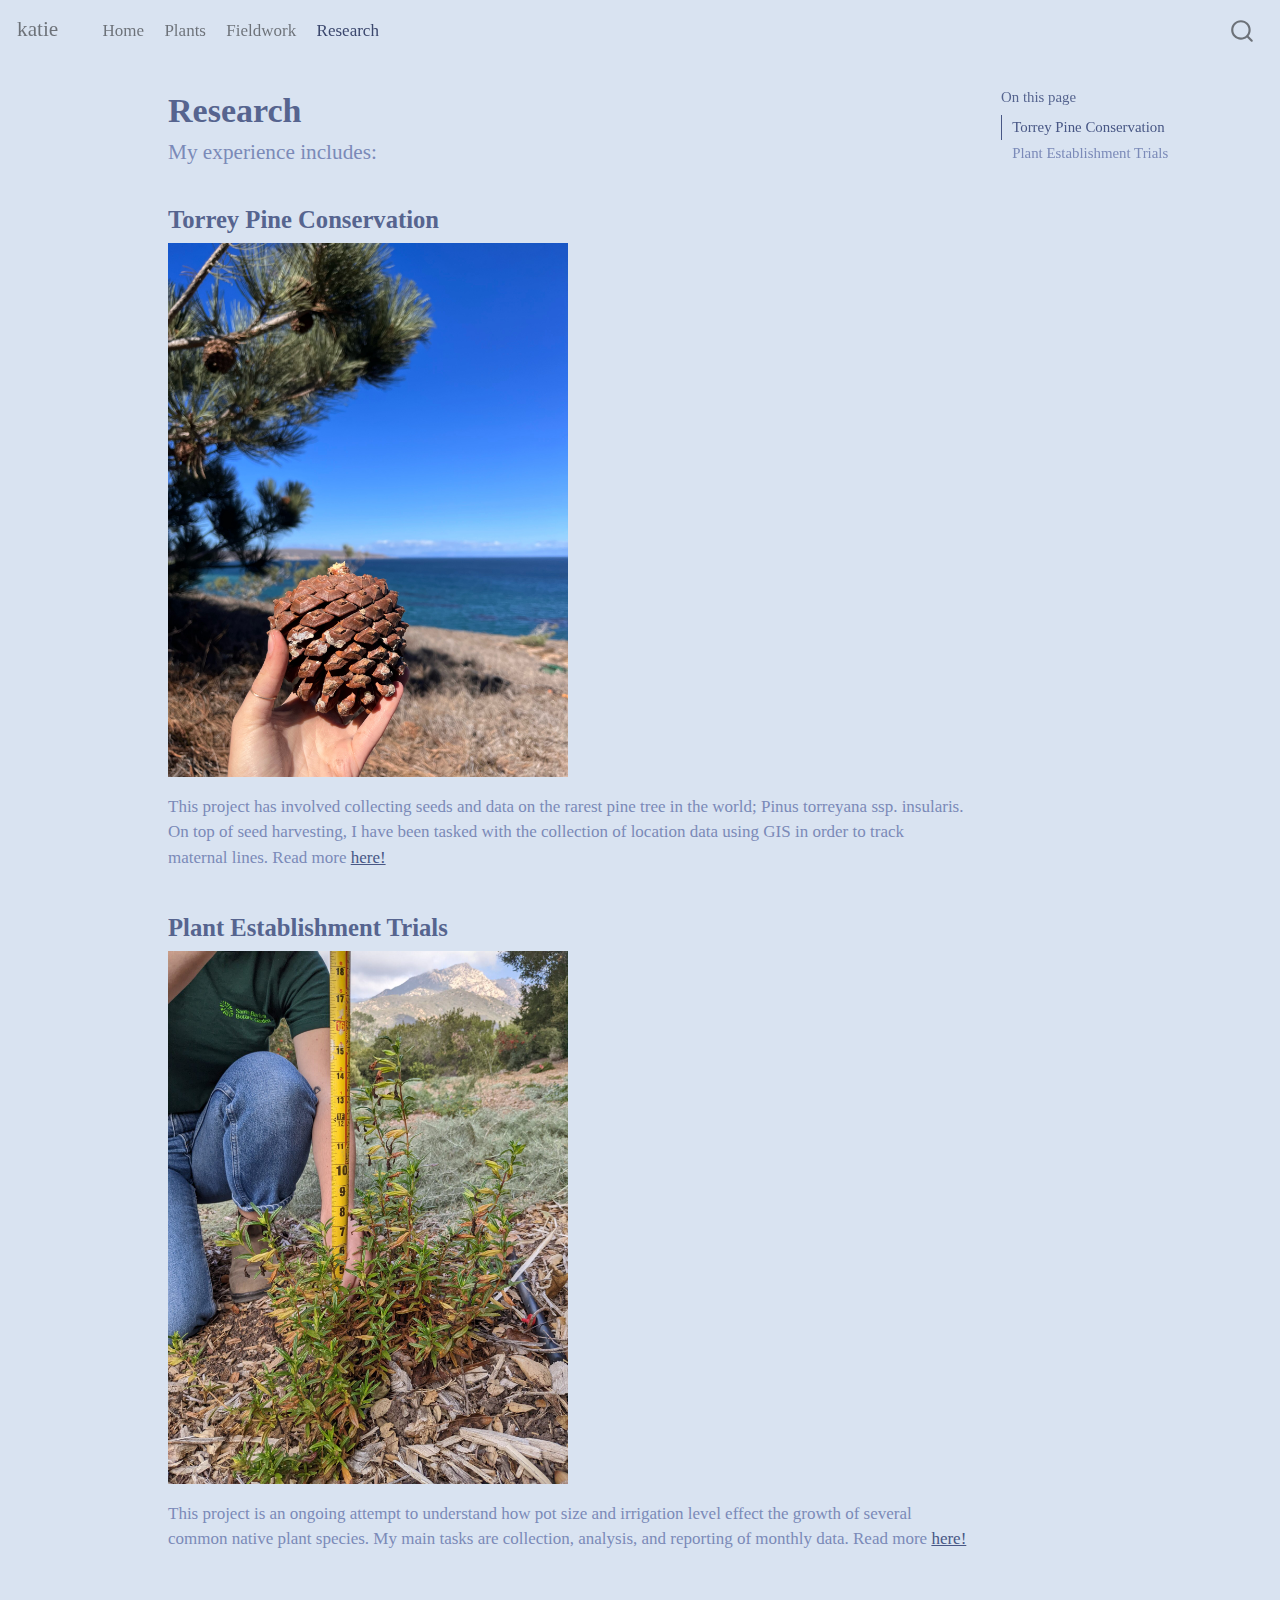
<file: docs/research.html>
<!DOCTYPE html>
<html xmlns="http://www.w3.org/1999/xhtml" lang="en" xml:lang="en"><head>

<meta charset="utf-8">
<meta name="generator" content="quarto-1.3.306">

<meta name="viewport" content="width=device-width, initial-scale=1.0, user-scalable=yes">


<title>katie - Research</title>
<style>
code{white-space: pre-wrap;}
span.smallcaps{font-variant: small-caps;}
div.columns{display: flex; gap: min(4vw, 1.5em);}
div.column{flex: auto; overflow-x: auto;}
div.hanging-indent{margin-left: 1.5em; text-indent: -1.5em;}
ul.task-list{list-style: none;}
ul.task-list li input[type="checkbox"] {
  width: 0.8em;
  margin: 0 0.8em 0.2em -1em; /* quarto-specific, see https://github.com/quarto-dev/quarto-cli/issues/4556 */ 
  vertical-align: middle;
}
</style>


<script src="site_libs/quarto-nav/quarto-nav.js"></script>
<script src="site_libs/quarto-nav/headroom.min.js"></script>
<script src="site_libs/clipboard/clipboard.min.js"></script>
<script src="site_libs/quarto-search/autocomplete.umd.js"></script>
<script src="site_libs/quarto-search/fuse.min.js"></script>
<script src="site_libs/quarto-search/quarto-search.js"></script>
<meta name="quarto:offset" content="./">
<script src="site_libs/quarto-html/quarto.js"></script>
<script src="site_libs/quarto-html/popper.min.js"></script>
<script src="site_libs/quarto-html/tippy.umd.min.js"></script>
<script src="site_libs/quarto-html/anchor.min.js"></script>
<link href="site_libs/quarto-html/tippy.css" rel="stylesheet">
<link href="site_libs/quarto-html/quarto-syntax-highlighting.css" rel="stylesheet" id="quarto-text-highlighting-styles">
<script src="site_libs/bootstrap/bootstrap.min.js"></script>
<link href="site_libs/bootstrap/bootstrap-icons.css" rel="stylesheet">
<link href="site_libs/bootstrap/bootstrap.min.css" rel="stylesheet" id="quarto-bootstrap" data-mode="light">
<script id="quarto-search-options" type="application/json">{
  "location": "navbar",
  "copy-button": false,
  "collapse-after": 3,
  "panel-placement": "end",
  "type": "overlay",
  "limit": 20,
  "language": {
    "search-no-results-text": "No results",
    "search-matching-documents-text": "matching documents",
    "search-copy-link-title": "Copy link to search",
    "search-hide-matches-text": "Hide additional matches",
    "search-more-match-text": "more match in this document",
    "search-more-matches-text": "more matches in this document",
    "search-clear-button-title": "Clear",
    "search-detached-cancel-button-title": "Cancel",
    "search-submit-button-title": "Submit"
  }
}</script>


</head>

<body class="nav-fixed">

<div id="quarto-search-results"></div>
  <header id="quarto-header" class="headroom fixed-top">
    <nav class="navbar navbar-expand-lg navbar-dark ">
      <div class="navbar-container container-fluid">
      <div class="navbar-brand-container">
    <a class="navbar-brand" href="./index.html">
    <span class="navbar-title">katie</span>
    </a>
  </div>
            <div id="quarto-search" class="" title="Search"></div>
          <button class="navbar-toggler" type="button" data-bs-toggle="collapse" data-bs-target="#navbarCollapse" aria-controls="navbarCollapse" aria-expanded="false" aria-label="Toggle navigation" onclick="if (window.quartoToggleHeadroom) { window.quartoToggleHeadroom(); }">
  <span class="navbar-toggler-icon"></span>
</button>
          <div class="collapse navbar-collapse" id="navbarCollapse">
            <ul class="navbar-nav navbar-nav-scroll me-auto">
  <li class="nav-item">
    <a class="nav-link" href="./index.html" rel="" target="">
 <span class="menu-text">Home</span></a>
  </li>  
  <li class="nav-item">
    <a class="nav-link" href="./plants.html" rel="" target="">
 <span class="menu-text">Plants</span></a>
  </li>  
  <li class="nav-item">
    <a class="nav-link" href="./fieldwork.html" rel="" target="">
 <span class="menu-text">Fieldwork</span></a>
  </li>  
  <li class="nav-item">
    <a class="nav-link active" href="./research.html" rel="" target="" aria-current="page">
 <span class="menu-text">Research</span></a>
  </li>  
</ul>
            <div class="quarto-navbar-tools ms-auto">
</div>
          </div> <!-- /navcollapse -->
      </div> <!-- /container-fluid -->
    </nav>
</header>
<!-- content -->
<div id="quarto-content" class="quarto-container page-columns page-rows-contents page-layout-article page-navbar">
<!-- sidebar -->
<!-- margin-sidebar -->
    <div id="quarto-margin-sidebar" class="sidebar margin-sidebar">
        <nav id="TOC" role="doc-toc" class="toc-active">
    <h2 id="toc-title">On this page</h2>
   
  <ul>
  <li><a href="#torrey-pine-conservation" id="toc-torrey-pine-conservation" class="nav-link active" data-scroll-target="#torrey-pine-conservation">Torrey Pine Conservation</a></li>
  <li><a href="#plant-establishment-trials" id="toc-plant-establishment-trials" class="nav-link" data-scroll-target="#plant-establishment-trials">Plant Establishment Trials</a></li>
  </ul>
</nav>
    </div>
<!-- main -->
<main class="content" id="quarto-document-content">

<header id="title-block-header" class="quarto-title-block default">
<div class="quarto-title">
<h1 class="title">Research</h1>
<p class="subtitle lead">My experience includes:</p>
</div>



<div class="quarto-title-meta">

    
  
    
  </div>
  

</header>

<section id="torrey-pine-conservation" class="level3">
<h3 class="anchored" data-anchor-id="torrey-pine-conservation">Torrey Pine Conservation</h3>
<div class="cell">
<div class="cell-output-display">
<p><img src="images/IMG_2845_Original.jpg" class="img-fluid" width="400"></p>
</div>
</div>
<p>This project has involved collecting seeds and data on the rarest pine tree in the world; Pinus torreyana ssp. insularis. On top of seed harvesting, I have been tasked with the collection of location data using GIS in order to track maternal lines. Read more <a href="https://sbbotanicgarden.org/insight/the-torrey-pine-conserving-californias-rare-pine/">here!</a></p>
<hr>
</section>
<section id="plant-establishment-trials" class="level3">
<h3 class="anchored" data-anchor-id="plant-establishment-trials">Plant Establishment Trials</h3>
<div class="cell">
<div class="cell-output-display">
<p><img src="images/Collecting-Data_Stanley-Smith-Plant-Establishment-Trials-1536x2048.jpeg" class="img-fluid" width="400"></p>
</div>
</div>
<p>This project is an ongoing attempt to understand how pot size and irrigation level effect the growth of several common native plant species. My main tasks are collection, analysis, and reporting of monthly data. Read more <a href="https://sbbotanicgarden.org/insight/stanley-smith-plant-establishment-trials/">here!</a></p>


</section>

</main> <!-- /main -->
<script id="quarto-html-after-body" type="application/javascript">
window.document.addEventListener("DOMContentLoaded", function (event) {
  const toggleBodyColorMode = (bsSheetEl) => {
    const mode = bsSheetEl.getAttribute("data-mode");
    const bodyEl = window.document.querySelector("body");
    if (mode === "dark") {
      bodyEl.classList.add("quarto-dark");
      bodyEl.classList.remove("quarto-light");
    } else {
      bodyEl.classList.add("quarto-light");
      bodyEl.classList.remove("quarto-dark");
    }
  }
  const toggleBodyColorPrimary = () => {
    const bsSheetEl = window.document.querySelector("link#quarto-bootstrap");
    if (bsSheetEl) {
      toggleBodyColorMode(bsSheetEl);
    }
  }
  toggleBodyColorPrimary();  
  const icon = "";
  const anchorJS = new window.AnchorJS();
  anchorJS.options = {
    placement: 'right',
    icon: icon
  };
  anchorJS.add('.anchored');
  const isCodeAnnotation = (el) => {
    for (const clz of el.classList) {
      if (clz.startsWith('code-annotation-')) {                     
        return true;
      }
    }
    return false;
  }
  const clipboard = new window.ClipboardJS('.code-copy-button', {
    text: function(trigger) {
      const codeEl = trigger.previousElementSibling.cloneNode(true);
      for (const childEl of codeEl.children) {
        if (isCodeAnnotation(childEl)) {
          childEl.remove();
        }
      }
      return codeEl.innerText;
    }
  });
  clipboard.on('success', function(e) {
    // button target
    const button = e.trigger;
    // don't keep focus
    button.blur();
    // flash "checked"
    button.classList.add('code-copy-button-checked');
    var currentTitle = button.getAttribute("title");
    button.setAttribute("title", "Copied!");
    let tooltip;
    if (window.bootstrap) {
      button.setAttribute("data-bs-toggle", "tooltip");
      button.setAttribute("data-bs-placement", "left");
      button.setAttribute("data-bs-title", "Copied!");
      tooltip = new bootstrap.Tooltip(button, 
        { trigger: "manual", 
          customClass: "code-copy-button-tooltip",
          offset: [0, -8]});
      tooltip.show();    
    }
    setTimeout(function() {
      if (tooltip) {
        tooltip.hide();
        button.removeAttribute("data-bs-title");
        button.removeAttribute("data-bs-toggle");
        button.removeAttribute("data-bs-placement");
      }
      button.setAttribute("title", currentTitle);
      button.classList.remove('code-copy-button-checked');
    }, 1000);
    // clear code selection
    e.clearSelection();
  });
  function tippyHover(el, contentFn) {
    const config = {
      allowHTML: true,
      content: contentFn,
      maxWidth: 500,
      delay: 100,
      arrow: false,
      appendTo: function(el) {
          return el.parentElement;
      },
      interactive: true,
      interactiveBorder: 10,
      theme: 'quarto',
      placement: 'bottom-start'
    };
    window.tippy(el, config); 
  }
  const noterefs = window.document.querySelectorAll('a[role="doc-noteref"]');
  for (var i=0; i<noterefs.length; i++) {
    const ref = noterefs[i];
    tippyHover(ref, function() {
      // use id or data attribute instead here
      let href = ref.getAttribute('data-footnote-href') || ref.getAttribute('href');
      try { href = new URL(href).hash; } catch {}
      const id = href.replace(/^#\/?/, "");
      const note = window.document.getElementById(id);
      return note.innerHTML;
    });
  }
      let selectedAnnoteEl;
      const selectorForAnnotation = ( cell, annotation) => {
        let cellAttr = 'data-code-cell="' + cell + '"';
        let lineAttr = 'data-code-annotation="' +  annotation + '"';
        const selector = 'span[' + cellAttr + '][' + lineAttr + ']';
        return selector;
      }
      const selectCodeLines = (annoteEl) => {
        const doc = window.document;
        const targetCell = annoteEl.getAttribute("data-target-cell");
        const targetAnnotation = annoteEl.getAttribute("data-target-annotation");
        const annoteSpan = window.document.querySelector(selectorForAnnotation(targetCell, targetAnnotation));
        const lines = annoteSpan.getAttribute("data-code-lines").split(",");
        const lineIds = lines.map((line) => {
          return targetCell + "-" + line;
        })
        let top = null;
        let height = null;
        let parent = null;
        if (lineIds.length > 0) {
            //compute the position of the single el (top and bottom and make a div)
            const el = window.document.getElementById(lineIds[0]);
            top = el.offsetTop;
            height = el.offsetHeight;
            parent = el.parentElement.parentElement;
          if (lineIds.length > 1) {
            const lastEl = window.document.getElementById(lineIds[lineIds.length - 1]);
            const bottom = lastEl.offsetTop + lastEl.offsetHeight;
            height = bottom - top;
          }
          if (top !== null && height !== null && parent !== null) {
            // cook up a div (if necessary) and position it 
            let div = window.document.getElementById("code-annotation-line-highlight");
            if (div === null) {
              div = window.document.createElement("div");
              div.setAttribute("id", "code-annotation-line-highlight");
              div.style.position = 'absolute';
              parent.appendChild(div);
            }
            div.style.top = top - 2 + "px";
            div.style.height = height + 4 + "px";
            let gutterDiv = window.document.getElementById("code-annotation-line-highlight-gutter");
            if (gutterDiv === null) {
              gutterDiv = window.document.createElement("div");
              gutterDiv.setAttribute("id", "code-annotation-line-highlight-gutter");
              gutterDiv.style.position = 'absolute';
              const codeCell = window.document.getElementById(targetCell);
              const gutter = codeCell.querySelector('.code-annotation-gutter');
              gutter.appendChild(gutterDiv);
            }
            gutterDiv.style.top = top - 2 + "px";
            gutterDiv.style.height = height + 4 + "px";
          }
          selectedAnnoteEl = annoteEl;
        }
      };
      const unselectCodeLines = () => {
        const elementsIds = ["code-annotation-line-highlight", "code-annotation-line-highlight-gutter"];
        elementsIds.forEach((elId) => {
          const div = window.document.getElementById(elId);
          if (div) {
            div.remove();
          }
        });
        selectedAnnoteEl = undefined;
      };
      // Attach click handler to the DT
      const annoteDls = window.document.querySelectorAll('dt[data-target-cell]');
      for (const annoteDlNode of annoteDls) {
        annoteDlNode.addEventListener('click', (event) => {
          const clickedEl = event.target;
          if (clickedEl !== selectedAnnoteEl) {
            unselectCodeLines();
            const activeEl = window.document.querySelector('dt[data-target-cell].code-annotation-active');
            if (activeEl) {
              activeEl.classList.remove('code-annotation-active');
            }
            selectCodeLines(clickedEl);
            clickedEl.classList.add('code-annotation-active');
          } else {
            // Unselect the line
            unselectCodeLines();
            clickedEl.classList.remove('code-annotation-active');
          }
        });
      }
  const findCites = (el) => {
    const parentEl = el.parentElement;
    if (parentEl) {
      const cites = parentEl.dataset.cites;
      if (cites) {
        return {
          el,
          cites: cites.split(' ')
        };
      } else {
        return findCites(el.parentElement)
      }
    } else {
      return undefined;
    }
  };
  var bibliorefs = window.document.querySelectorAll('a[role="doc-biblioref"]');
  for (var i=0; i<bibliorefs.length; i++) {
    const ref = bibliorefs[i];
    const citeInfo = findCites(ref);
    if (citeInfo) {
      tippyHover(citeInfo.el, function() {
        var popup = window.document.createElement('div');
        citeInfo.cites.forEach(function(cite) {
          var citeDiv = window.document.createElement('div');
          citeDiv.classList.add('hanging-indent');
          citeDiv.classList.add('csl-entry');
          var biblioDiv = window.document.getElementById('ref-' + cite);
          if (biblioDiv) {
            citeDiv.innerHTML = biblioDiv.innerHTML;
          }
          popup.appendChild(citeDiv);
        });
        return popup.innerHTML;
      });
    }
  }
});
</script>
</div> <!-- /content -->



</body></html>
</file>
<file: docs/site_libs/quarto-html/tippy.css>
.tippy-box[data-animation=fade][data-state=hidden]{opacity:0}[data-tippy-root]{max-width:calc(100vw - 10px)}.tippy-box{position:relative;background-color:#333;color:#fff;border-radius:4px;font-size:14px;line-height:1.4;white-space:normal;outline:0;transition-property:transform,visibility,opacity}.tippy-box[data-placement^=top]>.tippy-arrow{bottom:0}.tippy-box[data-placement^=top]>.tippy-arrow:before{bottom:-7px;left:0;border-width:8px 8px 0;border-top-color:initial;transform-origin:center top}.tippy-box[data-placement^=bottom]>.tippy-arrow{top:0}.tippy-box[data-placement^=bottom]>.tippy-arrow:before{top:-7px;left:0;border-width:0 8px 8px;border-bottom-color:initial;transform-origin:center bottom}.tippy-box[data-placement^=left]>.tippy-arrow{right:0}.tippy-box[data-placement^=left]>.tippy-arrow:before{border-width:8px 0 8px 8px;border-left-color:initial;right:-7px;transform-origin:center left}.tippy-box[data-placement^=right]>.tippy-arrow{left:0}.tippy-box[data-placement^=right]>.tippy-arrow:before{left:-7px;border-width:8px 8px 8px 0;border-right-color:initial;transform-origin:center right}.tippy-box[data-inertia][data-state=visible]{transition-timing-function:cubic-bezier(.54,1.5,.38,1.11)}.tippy-arrow{width:16px;height:16px;color:#333}.tippy-arrow:before{content:"";position:absolute;border-color:transparent;border-style:solid}.tippy-content{position:relative;padding:5px 9px;z-index:1}
</file>
<file: docs/site_libs/quarto-html/quarto-syntax-highlighting.css>
/* quarto syntax highlight colors */
:root {
  --quarto-hl-ot-color: #003B4F;
  --quarto-hl-at-color: #657422;
  --quarto-hl-ss-color: #20794D;
  --quarto-hl-an-color: #5E5E5E;
  --quarto-hl-fu-color: #4758AB;
  --quarto-hl-st-color: #20794D;
  --quarto-hl-cf-color: #003B4F;
  --quarto-hl-op-color: #5E5E5E;
  --quarto-hl-er-color: #AD0000;
  --quarto-hl-bn-color: #AD0000;
  --quarto-hl-al-color: #AD0000;
  --quarto-hl-va-color: #111111;
  --quarto-hl-bu-color: inherit;
  --quarto-hl-ex-color: inherit;
  --quarto-hl-pp-color: #AD0000;
  --quarto-hl-in-color: #5E5E5E;
  --quarto-hl-vs-color: #20794D;
  --quarto-hl-wa-color: #5E5E5E;
  --quarto-hl-do-color: #5E5E5E;
  --quarto-hl-im-color: #00769E;
  --quarto-hl-ch-color: #20794D;
  --quarto-hl-dt-color: #AD0000;
  --quarto-hl-fl-color: #AD0000;
  --quarto-hl-co-color: #5E5E5E;
  --quarto-hl-cv-color: #5E5E5E;
  --quarto-hl-cn-color: #8f5902;
  --quarto-hl-sc-color: #5E5E5E;
  --quarto-hl-dv-color: #AD0000;
  --quarto-hl-kw-color: #003B4F;
}

/* other quarto variables */
:root {
  --quarto-font-monospace: SFMono-Regular, Menlo, Monaco, Consolas, "Liberation Mono", "Courier New", monospace;
}

pre > code.sourceCode > span {
  color: #003B4F;
}

code span {
  color: #003B4F;
}

code.sourceCode > span {
  color: #003B4F;
}

div.sourceCode,
div.sourceCode pre.sourceCode {
  color: #003B4F;
}

code span.ot {
  color: #003B4F;
  font-style: inherit;
}

code span.at {
  color: #657422;
  font-style: inherit;
}

code span.ss {
  color: #20794D;
  font-style: inherit;
}

code span.an {
  color: #5E5E5E;
  font-style: inherit;
}

code span.fu {
  color: #4758AB;
  font-style: inherit;
}

code span.st {
  color: #20794D;
  font-style: inherit;
}

code span.cf {
  color: #003B4F;
  font-style: inherit;
}

code span.op {
  color: #5E5E5E;
  font-style: inherit;
}

code span.er {
  color: #AD0000;
  font-style: inherit;
}

code span.bn {
  color: #AD0000;
  font-style: inherit;
}

code span.al {
  color: #AD0000;
  font-style: inherit;
}

code span.va {
  color: #111111;
  font-style: inherit;
}

code span.bu {
  font-style: inherit;
}

code span.ex {
  font-style: inherit;
}

code span.pp {
  color: #AD0000;
  font-style: inherit;
}

code span.in {
  color: #5E5E5E;
  font-style: inherit;
}

code span.vs {
  color: #20794D;
  font-style: inherit;
}

code span.wa {
  color: #5E5E5E;
  font-style: italic;
}

code span.do {
  color: #5E5E5E;
  font-style: italic;
}

code span.im {
  color: #00769E;
  font-style: inherit;
}

code span.ch {
  color: #20794D;
  font-style: inherit;
}

code span.dt {
  color: #AD0000;
  font-style: inherit;
}

code span.fl {
  color: #AD0000;
  font-style: inherit;
}

code span.co {
  color: #5E5E5E;
  font-style: inherit;
}

code span.cv {
  color: #5E5E5E;
  font-style: italic;
}

code span.cn {
  color: #8f5902;
  font-style: inherit;
}

code span.sc {
  color: #5E5E5E;
  font-style: inherit;
}

code span.dv {
  color: #AD0000;
  font-style: inherit;
}

code span.kw {
  color: #003B4F;
  font-style: inherit;
}

.prevent-inlining {
  content: "</";
}

/*# sourceMappingURL=debc5d5d77c3f9108843748ff7464032.css.map */
</file>
